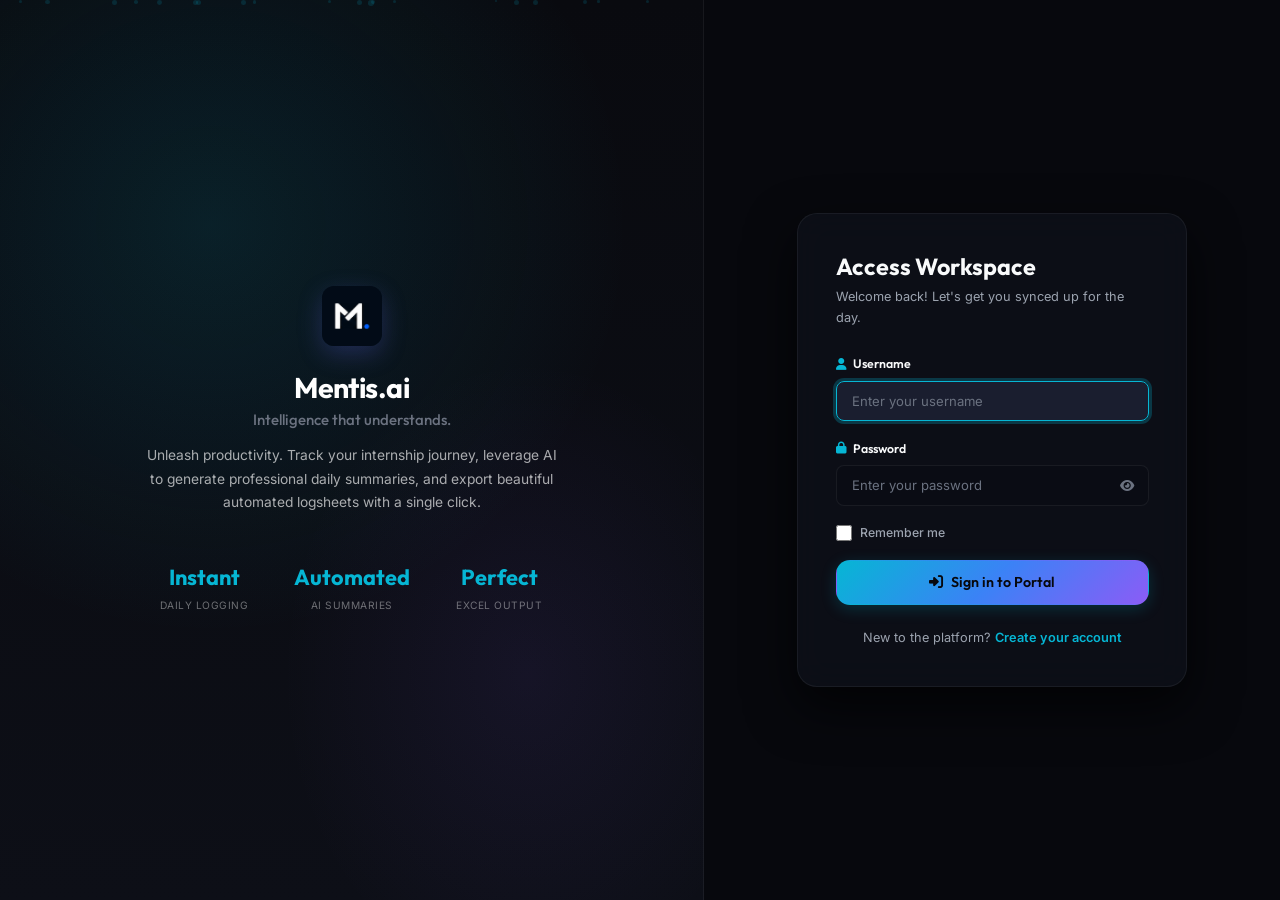
<file: templates/login.html>
<!DOCTYPE html>
<html lang="en">
<head>
    <script>
        document.documentElement.setAttribute('data-theme', localStorage.getItem('theme') || 'dark');
    </script>
    <meta charset="UTF-8">
    <meta name="viewport" content="width=device-width, initial-scale=1.0">
    <title>Login — Mentis.ai</title>
    <meta name="description" content="Sign in to your Mentis.ai Internship Timesheet Portal to log daily work hours and generate AI summaries.">
    <link rel="preconnect" href="https://fonts.googleapis.com">
    <link rel="preconnect" href="https://fonts.gstatic.com" crossorigin>
    <link href="https://fonts.googleapis.com/css2?family=Inter:wght@300;400;500;600&family=Outfit:wght@400;500;600;700&display=swap" rel="stylesheet">
    <link rel="stylesheet" href="https://cdnjs.cloudflare.com/ajax/libs/font-awesome/6.4.0/css/all.min.css">
    <link rel="stylesheet" href="/static/css/style.css">
</head>
<body>
    <div class="auth-page">

        <!-- Left: Brand Showcase -->
        <div class="auth-showcase">
            <div class="auth-particles" id="particles"></div>
            <div class="showcase-content">
                <div class="showcase-logo" style="background: transparent; box-shadow: none;">
                    <img src="/static/images/logo_dark_color.png" alt="Mentis.ai Logo" style="width: 100%; height: 100%; object-fit: contain; border-radius: 12px; box-shadow: 0 8px 24px rgba(99, 102, 241, 0.25);">
                </div>
                <h2>Mentis.ai</h2>
                <h4 style="color: var(--text-muted); margin-top: -0.5rem; margin-bottom: 1rem; font-weight: 500;">Intelligence that understands.</h4>
                <p>Unleash productivity. Track your internship journey, leverage AI to generate professional daily summaries, and export beautiful automated logsheets with a single click.</p>
                <div class="showcase-stats">
                    <div class="stat-item">
                        <div class="stat-value">Instant</div>
                        <div class="stat-label">Daily Logging</div>
                    </div>
                    <div class="stat-item">
                        <div class="stat-value">Automated</div>
                        <div class="stat-label">AI Summaries</div>
                    </div>
                    <div class="stat-item">
                        <div class="stat-value">Perfect</div>
                        <div class="stat-label">Excel Output</div>
                    </div>
                </div>
            </div>
        </div>

        <!-- Right: Login Form -->
        <div class="auth-form-panel">
            <div class="auth-form-container">
                <div class="auth-form-header">
                    <h2>Access Workspace</h2>
                    <p>Welcome back! Let's get you synced up for the day.</p>
                </div>

                <form id="login-form" class="auth-form" novalidate>
                    <div class="form-group">
                        <label class="form-label" for="login-username">
                            <i class="fa-solid fa-user"></i> Username
                        </label>
                        <input
                            type="text"
                            id="login-username"
                            class="form-input"
                            placeholder="Enter your username"
                            required
                            autocomplete="username"
                            autofocus
                        >
                    </div>

                    <div class="form-group">
                        <label class="form-label" for="login-password">
                            <i class="fa-solid fa-lock"></i> Password
                        </label>
                        <div class="input-wrapper">
                            <input
                                type="password"
                                id="login-password"
                                class="form-input"
                                placeholder="Enter your password"
                                required
                                autocomplete="current-password"
                            >
                            <button type="button" class="toggle-password" id="toggle-pw" aria-label="Toggle password visibility">
                                <i class="fa-solid fa-eye"></i>
                            </button>
                        </div>
                    </div>

                    <div class="checkbox-group">
                        <input type="checkbox" id="remember-me">
                        <label for="remember-me">Remember me</label>
                    </div>

                    <button type="submit" id="login-btn" class="btn btn-primary btn-block btn-lg">
                        <i class="fa-solid fa-right-to-bracket"></i> Sign in to Portal
                    </button>
                </form>

                <div class="auth-footer">
                    <p>New to the platform? <a href="/register">Create your account</a></p>
                </div>
            </div>
        </div>
    </div>

    <!-- Toast Notifications -->
    <div id="toast-container" class="toast-container"></div>

    <script>
    document.addEventListener('DOMContentLoaded', () => {
        const form = document.getElementById('login-form');
        const btn = document.getElementById('login-btn');
        const usernameInput = document.getElementById('login-username');
        const passwordInput = document.getElementById('login-password');
        const togglePw = document.getElementById('toggle-pw');

        // Toggle password visibility
        togglePw.addEventListener('click', () => {
            const isHidden = passwordInput.type === 'password';
            passwordInput.type = isHidden ? 'text' : 'password';
            togglePw.querySelector('i').className = isHidden ? 'fa-solid fa-eye-slash' : 'fa-solid fa-eye';
        });

        // Login submission
        form.addEventListener('submit', (e) => {
            e.preventDefault();

            const username = usernameInput.value.trim();
            const password = passwordInput.value;

            // Clear previous errors
            usernameInput.classList.remove('is-error');
            passwordInput.classList.remove('is-error');

            if (!username) {
                usernameInput.classList.add('is-error');
                showToast('Please enter your username.', 'warning');
                usernameInput.focus();
                return;
            }
            if (!password) {
                passwordInput.classList.add('is-error');
                showToast('Please enter your password.', 'warning');
                passwordInput.focus();
                return;
            }

            btn.disabled = true;
            btn.innerHTML = '<i class="fa-solid fa-spinner fa-spin"></i> Authenticating...';

            fetch('/api/login', {
                method: 'POST',
                headers: { 'Content-Type': 'application/json' },
                body: JSON.stringify({ username, password })
            })
            .then(res => {
                if (!res.ok) return res.json().then(d => { throw new Error(d.error || 'Login failed.'); });
                return res.json();
            })
            .then(data => {
                btn.innerHTML = '<i class="fa-solid fa-check"></i> Success!';
                btn.style.backgroundColor = 'var(--success)';
                btn.style.borderColor = 'var(--success)';
                showToast('Login successful! Redirecting...', 'success');
                setTimeout(() => {
                    window.location.href = data.user.role === 'admin' ? '/admin' : '/';
                }, 800);
            })
            .catch(err => {
                btn.disabled = false;
                btn.innerHTML = '<i class="fa-solid fa-right-to-bracket"></i> Sign in';
                btn.style.backgroundColor = '';
                btn.style.borderColor = '';
                passwordInput.classList.add('is-error');
                showToast(err.message, 'error');

                // Shake animation
                form.style.animation = 'none';
                form.offsetHeight; // trigger reflow
                form.style.animation = 'shake 0.4s ease';
            });
        });

        // Particle generation
        const particlesEl = document.getElementById('particles');
        if (particlesEl) {
            for (let i = 0; i < 20; i++) {
                const p = document.createElement('div');
                p.className = 'particle';
                p.style.left = Math.random() * 100 + '%';
                p.style.animationDuration = (8 + Math.random() * 12) + 's';
                p.style.animationDelay = (Math.random() * 10) + 's';
                p.style.width = p.style.height = (2 + Math.random() * 4) + 'px';
                particlesEl.appendChild(p);
            }
        }

        // Toast
        function showToast(message, type = 'info') {
            const container = document.getElementById('toast-container');
            const toast = document.createElement('div');
            toast.className = `toast toast-${type}`;

            const icons = {
                success: 'fa-circle-check',
                warning: 'fa-triangle-exclamation',
                error: 'fa-circle-xmark',
                info: 'fa-circle-info'
            };

            toast.innerHTML = `
                <i class="fa-solid ${icons[type] || icons.info} toast-icon"></i>
                <span class="toast-message">${message}</span>
            `;

            container.appendChild(toast);
            setTimeout(() => {
                toast.style.animation = 'slideOutRight 0.3s ease forwards';
                setTimeout(() => toast.remove(), 300);
            }, 4000);
        }
    });
    </script>

    <style>
    @keyframes shake {
        0%, 100% { transform: translateX(0); }
        20%, 60% { transform: translateX(-6px); }
        40%, 80% { transform: translateX(6px); }
    }
    </style>
</body>
</html>
</file>
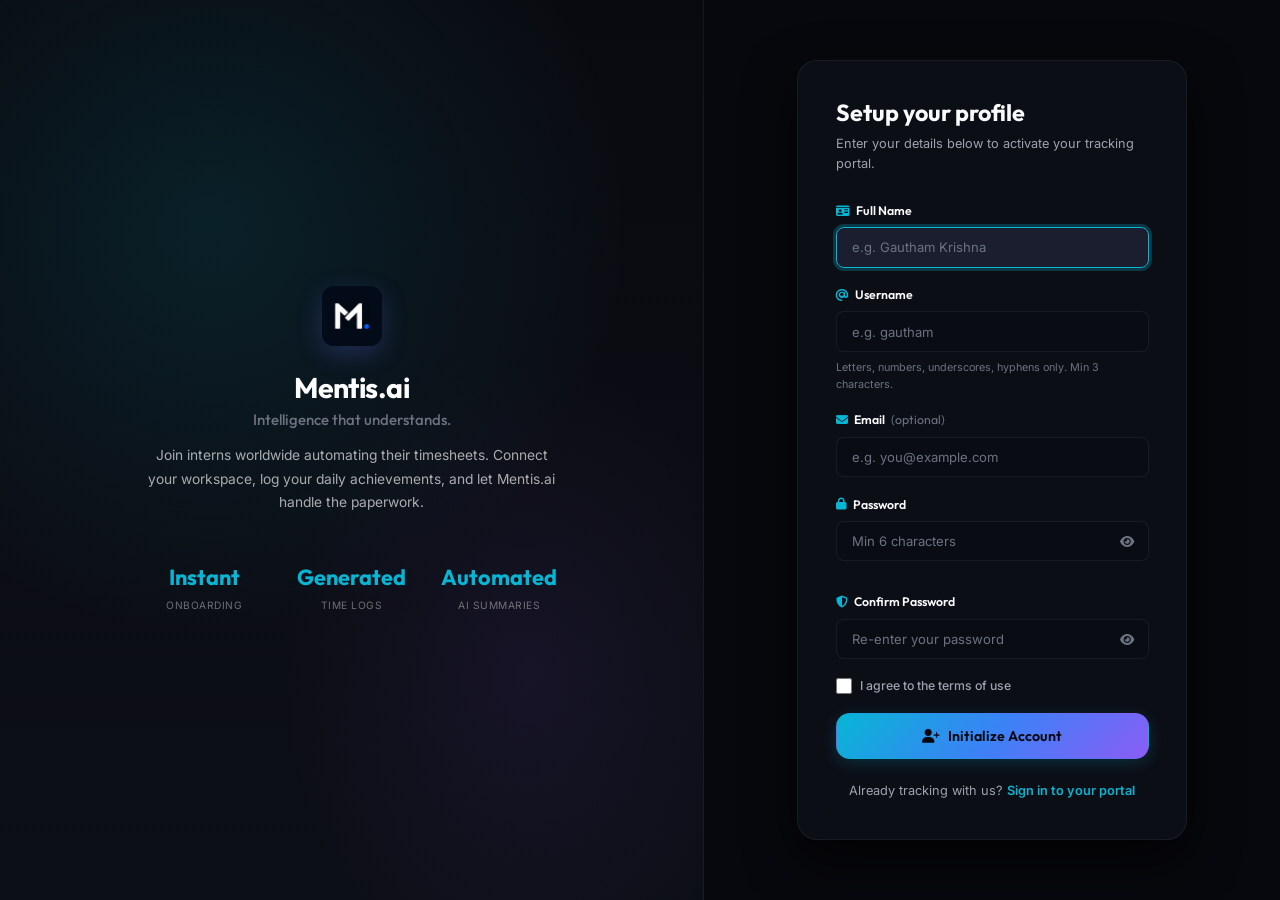
<file: templates/register.html>
<!DOCTYPE html>
<html lang="en">
<head>
    <script>
        document.documentElement.setAttribute('data-theme', localStorage.getItem('theme') || 'dark');
    </script>
    <meta charset="UTF-8">
    <meta name="viewport" content="width=device-width, initial-scale=1.0">
    <title>Register — Mentis.ai</title>
    <meta name="description" content="Create your Mentis.ai account to start tracking internship hours and syncing timesheets.">
    <link rel="preconnect" href="https://fonts.googleapis.com">
    <link rel="preconnect" href="https://fonts.gstatic.com" crossorigin>
    <link href="https://fonts.googleapis.com/css2?family=Inter:wght@300;400;500;600&family=Outfit:wght@400;500;600;700&display=swap" rel="stylesheet">
    <link rel="stylesheet" href="https://cdnjs.cloudflare.com/ajax/libs/font-awesome/6.4.0/css/all.min.css">
    <link rel="stylesheet" href="/static/css/style.css">
</head>
<body>
    <div class="auth-page">

        <!-- Left: Brand Showcase -->
        <div class="auth-showcase">
            <canvas class="auth-particles" id="particle-canvas"></canvas>
            <div class="showcase-content">
                <div class="showcase-logo" style="background: transparent; box-shadow: none;">
                    <img src="/static/images/logo_dark_color.png" alt="Mentis.ai Logo" style="width: 100%; height: 100%; object-fit: contain; border-radius: 12px; box-shadow: 0 8px 24px rgba(99, 102, 241, 0.25);">
                </div>
                <h2>Mentis.ai</h2>
                <h4 style="color: var(--text-muted); margin-top: -0.5rem; margin-bottom: 1rem; font-weight: 500;">Intelligence that understands.</h4>
                <p>Join interns worldwide automating their timesheets. Connect your workspace, log your daily achievements, and let Mentis.ai handle the paperwork.</p>
                <div class="showcase-stats">
                    <div class="stat-item">
                        <div class="stat-value">Instant</div>
                        <div class="stat-label">Onboarding</div>
                    </div>
                    <div class="stat-item">
                        <div class="stat-value">Generated</div>
                        <div class="stat-label">Time Logs</div>
                    </div>
                    <div class="stat-item">
                        <div class="stat-value">Automated</div>
                        <div class="stat-label">AI Summaries</div>
                    </div>
                </div>
            </div>
        </div>

        <!-- Right: Registration Form -->
        <div class="auth-form-panel">
            <div class="auth-form-container">
                <div class="auth-form-header">
                    <h2>Setup your profile</h2>
                    <p>Enter your details below to activate your tracking portal.</p>
                </div>

                <form id="register-form" class="auth-form" novalidate>
                    <div class="form-group">
                        <label class="form-label" for="reg-fullname">
                            <i class="fa-solid fa-id-card"></i> Full Name
                        </label>
                        <input
                            type="text"
                            id="reg-fullname"
                            class="form-input"
                            placeholder="e.g. Gautham Krishna"
                            required
                            autofocus
                        >
                    </div>

                    <div class="form-group">
                        <label class="form-label" for="reg-username">
                            <i class="fa-solid fa-at"></i> Username
                        </label>
                        <input
                            type="text"
                            id="reg-username"
                            class="form-input"
                            placeholder="e.g. gautham"
                            required
                            autocomplete="username"
                        >
                        <span class="form-hint" id="username-feedback">Letters, numbers, underscores, hyphens only. Min 3 characters.</span>
                    </div>

                    <div class="form-group">
                        <label class="form-label" for="reg-email">
                            <i class="fa-solid fa-envelope"></i> Email <span style="color: var(--text-muted); font-weight: 400;">(optional)</span>
                        </label>
                        <input
                            type="email"
                            id="reg-email"
                            class="form-input"
                            placeholder="e.g. you@example.com"
                            autocomplete="email"
                        >
                    </div>

                    <div class="form-group">
                        <label class="form-label" for="reg-password">
                            <i class="fa-solid fa-lock"></i> Password
                        </label>
                        <div class="input-wrapper">
                            <input
                                type="password"
                                id="reg-password"
                                class="form-input"
                                placeholder="Min 6 characters"
                                required
                                autocomplete="new-password"
                            >
                            <button type="button" class="toggle-password" id="toggle-pw1" aria-label="Toggle password visibility">
                                <i class="fa-solid fa-eye"></i>
                            </button>
                        </div>
                        <div class="password-strength" id="pw-strength">
                            <div class="strength-bar" id="str-1"></div>
                            <div class="strength-bar" id="str-2"></div>
                            <div class="strength-bar" id="str-3"></div>
                            <div class="strength-bar" id="str-4"></div>
                        </div>
                        <span class="strength-label" id="pw-label"></span>
                    </div>

                    <div class="form-group">
                        <label class="form-label" for="reg-confirm">
                            <i class="fa-solid fa-shield-halved"></i> Confirm Password
                        </label>
                        <div class="input-wrapper">
                            <input
                                type="password"
                                id="reg-confirm"
                                class="form-input"
                                placeholder="Re-enter your password"
                                required
                                autocomplete="new-password"
                            >
                            <button type="button" class="toggle-password" id="toggle-pw2" aria-label="Toggle password visibility">
                                <i class="fa-solid fa-eye"></i>
                            </button>
                        </div>
                        <span class="form-error hidden" id="confirm-error">
                            <i class="fa-solid fa-circle-xmark"></i> Passwords do not match
                        </span>
                    </div>

                    <div class="checkbox-group">
                        <input type="checkbox" id="terms" required>
                        <label for="terms">I agree to the terms of use</label>
                    </div>

                    <button type="submit" id="register-btn" class="btn btn-primary btn-block btn-lg">
                        <i class="fa-solid fa-user-plus"></i> Initialize Account
                    </button>
                </form>

                <div class="auth-footer">
                    <p>Already tracking with us? <a href="/login">Sign in to your portal</a></p>
                </div>
            </div>
        </div>
    </div>

    <!-- Toast Notifications -->
    <div id="toast-container" class="toast-container"></div>

    <script>
    document.addEventListener('DOMContentLoaded', () => {
        const form = document.getElementById('register-form');
        const btn = document.getElementById('register-btn');
        const fullnameInput = document.getElementById('reg-fullname');
        const usernameInput = document.getElementById('reg-username');
        const emailInput = document.getElementById('reg-email');
        const passwordInput = document.getElementById('reg-password');
        const confirmInput = document.getElementById('reg-confirm');
        const termsCheckbox = document.getElementById('terms');

        // Toggle password visibility
        document.getElementById('toggle-pw1').addEventListener('click', () => {
            const hidden = passwordInput.type === 'password';
            passwordInput.type = hidden ? 'text' : 'password';
            document.getElementById('toggle-pw1').querySelector('i').className = hidden ? 'fa-solid fa-eye-slash' : 'fa-solid fa-eye';
        });
        document.getElementById('toggle-pw2').addEventListener('click', () => {
            const hidden = confirmInput.type === 'password';
            confirmInput.type = hidden ? 'text' : 'password';
            document.getElementById('toggle-pw2').querySelector('i').className = hidden ? 'fa-solid fa-eye-slash' : 'fa-solid fa-eye';
        });

        // Username availability check (debounced)
        let usernameTimer = null;
        usernameInput.addEventListener('input', () => {
            clearTimeout(usernameTimer);
            const val = usernameInput.value.trim();
            const feedback = document.getElementById('username-feedback');

            usernameInput.classList.remove('is-error', 'is-success');
            feedback.className = 'form-hint';

            if (val.length < 3) {
                feedback.textContent = 'Min 3 characters required.';
                return;
            }
            if (!/^[a-zA-Z0-9_-]+$/.test(val)) {
                feedback.textContent = 'Only letters, numbers, underscores, hyphens.';
                usernameInput.classList.add('is-error');
                return;
            }

            feedback.textContent = 'Checking availability...';

            usernameTimer = setTimeout(() => {
                fetch('/api/check-username', {
                    method: 'POST',
                    headers: { 'Content-Type': 'application/json' },
                    body: JSON.stringify({ username: val })
                })
                .then(r => r.json())
                .then(data => {
                    if (data.available) {
                        feedback.textContent = '✓ Username is available';
                        feedback.className = 'form-hint';
                        feedback.style.color = 'var(--success)';
                        usernameInput.classList.add('is-success');
                    } else {
                        feedback.textContent = '✗ ' + data.reason;
                        feedback.style.color = 'var(--error)';
                        usernameInput.classList.add('is-error');
                    }
                })
                .catch(() => {
                    feedback.textContent = 'Could not check availability.';
                    feedback.style.color = 'var(--warning)';
                });
            }, 400);
        });

        // Password strength meter
        passwordInput.addEventListener('input', () => {
            const val = passwordInput.value;
            const bars = [
                document.getElementById('str-1'),
                document.getElementById('str-2'),
                document.getElementById('str-3'),
                document.getElementById('str-4')
            ];
            const label = document.getElementById('pw-label');

            let score = 0;
            if (val.length >= 6) score++;
            if (val.length >= 8) score++;
            if (/[A-Z]/.test(val) && /[a-z]/.test(val)) score++;
            if (/[0-9]/.test(val) || /[^a-zA-Z0-9]/.test(val)) score++;

            const levels = ['', 'weak', 'fair', 'good', 'strong'];
            const labels = ['', 'Weak', 'Fair', 'Good', 'Strong'];

            bars.forEach((bar, i) => {
                bar.className = 'strength-bar';
                if (i < score) {
                    bar.classList.add('active', levels[score]);
                }
            });

            label.textContent = val.length > 0 ? labels[score] || '' : '';
        });

        // Confirm password match
        confirmInput.addEventListener('input', () => {
            const errEl = document.getElementById('confirm-error');
            if (confirmInput.value && confirmInput.value !== passwordInput.value) {
                errEl.classList.remove('hidden');
                confirmInput.classList.add('is-error');
            } else {
                errEl.classList.add('hidden');
                confirmInput.classList.remove('is-error');
            }
        });

        // Form submission
        form.addEventListener('submit', (e) => {
            e.preventDefault();

            const full_name = fullnameInput.value.trim();
            const username = usernameInput.value.trim();
            const email = emailInput.value.trim();
            const password = passwordInput.value;
            const confirm_password = confirmInput.value;

            // Validation
            if (!full_name) { showToast('Please enter your full name.', 'warning'); fullnameInput.focus(); return; }
            if (username.length < 3) { showToast('Username must be at least 3 characters.', 'warning'); usernameInput.focus(); return; }
            if (password.length < 6) { showToast('Password must be at least 6 characters.', 'warning'); passwordInput.focus(); return; }
            if (password !== confirm_password) { showToast('Passwords do not match.', 'warning'); confirmInput.focus(); return; }
            if (!termsCheckbox.checked) { showToast('Please agree to the terms of use.', 'warning'); return; }

            btn.disabled = true;
            btn.innerHTML = '<i class="fa-solid fa-spinner fa-spin"></i> Creating account...';

            fetch('/api/register', {
                method: 'POST',
                headers: { 'Content-Type': 'application/json' },
                body: JSON.stringify({ full_name, username, email, password, confirm_password })
            })
            .then(res => {
                if (!res.ok) return res.json().then(d => { throw new Error(d.error || 'Registration failed.'); });
                return res.json();
            })
            .then(data => {
                btn.innerHTML = '<i class="fa-solid fa-check"></i> Account Created!';
                btn.style.backgroundColor = 'var(--success)';
                btn.style.borderColor = 'var(--success)';
                showToast('Registration successful! Redirecting to login...', 'success');
                setTimeout(() => { window.location.href = '/login'; }, 1500);
            })
            .catch(err => {
                btn.disabled = false;
                btn.innerHTML = '<i class="fa-solid fa-user-plus"></i> Create Account';
                btn.style.backgroundColor = '';
                btn.style.borderColor = '';
                showToast(err.message, 'error');
            });
        });


        // Toast
        function showToast(message, type = 'info') {
            const container = document.getElementById('toast-container');
            const toast = document.createElement('div');
            toast.className = `toast toast-${type}`;
            const icons = { success: 'fa-circle-check', warning: 'fa-triangle-exclamation', error: 'fa-circle-xmark', info: 'fa-circle-info' };
            toast.innerHTML = `<i class="fa-solid ${icons[type] || icons.info} toast-icon"></i><span class="toast-message">${message}</span>`;
            container.appendChild(toast);
            setTimeout(() => {
                toast.style.animation = 'slideOutRight 0.3s ease forwards';
                setTimeout(() => toast.remove(), 300);
            }, 4000);
        }
    });
    </script>
    <script src="/static/js/auth_particles.js"></script>
</body>
</html>
</file>
<file: static/css/style.css>
/* ═══════════════════════════════════════════════════════════
   LOGISYNC NEO-GLASS DESIGN SYSTEM — PREMIUM DARK SPACE THEME
   ═══════════════════════════════════════════════════════════ */
:root {
    /* Base background tints — rich deep space */
    --bg-base: #07080d;
    --bg-app: #07080d;
    --bg-sidebar: linear-gradient(180deg, #090a0f 0%, #0d0f17 100%);
    --bg-surface: rgba(18, 20, 32, 0.7);
    --bg-card: rgba(18, 20, 32, 0.55);
    --bg-elevated: rgba(30, 33, 52, 0.85);
    --bg-input: rgba(11, 12, 20, 0.6);
    --bg-hover: rgba(6, 182, 212, 0.05);
    
    /* Neo Cyberspace Accents - Cyan & Purple Glows */
    --accent: #06B6D4;          /* Cyber Cyan */
    --accent-bright: #22D3EE;
    --accent-dim: #0891B2;
    --accent-bg: rgba(6, 182, 212, 0.1);
    --accent-glow: rgba(6, 182, 212, 0.25);
    --accent-gradient: linear-gradient(135deg, #06B6D4 0%, #3B82F6 50%, #8B5CF6 100%);
    --accent-gradient-glow: 0 0 20px rgba(6, 182, 212, 0.3);

    /* Secondary Gradient for elements */
    --purple-gradient: linear-gradient(135deg, #8B5CF6 0%, #D946EF 100%);

    /* Status colors */
    --success: #10B981;
    --success-bg: rgba(16, 185, 129, 0.1);
    --warning: #F59E0B;
    --warning-bg: rgba(245, 158, 11, 0.1);
    --error: #EF4444;
    --error-bg: rgba(239, 68, 68, 0.1);

    /* Text */
    --text-primary: #F9FAFB;     /* Gray 50 */
    --text-secondary: #9CA3AF;   /* Gray 400 */
    --text-muted: #6B7280;       /* Gray 500 */
    --text-on-accent: #07080d;

    /* Sidebar colors */
    --sb-text: rgba(249, 249, 255, 0.65);
    --sb-text-active: #ffffff;
    --sb-hover: rgba(255, 255, 255, 0.03);
    --sb-active: rgba(6, 182, 212, 0.08);

    /* Borders */
    --border: rgba(255, 255, 255, 0.06);
    --border-hover: rgba(6, 182, 212, 0.2);
    --border-accent: rgba(6, 182, 212, 0.4);

    /* Typography */
    --font-heading: 'Outfit', -apple-system, BlinkMacSystemFont, sans-serif;
    --font-body: 'Inter', -apple-system, BlinkMacSystemFont, sans-serif;

    /* Premium Shadows and Glows */
    --shadow-sm: 0 2px 8px rgba(0, 0, 0, 0.4);
    --shadow-md: 0 12px 30px rgba(0, 0, 0, 0.5);
    --shadow-lg: 0 20px 50px rgba(0, 0, 0, 0.7);
    --shadow-xl: 0 32px 80px rgba(0, 0, 0, 0.85);
    --shadow-accent: 0 0 15px rgba(6, 182, 212, 0.25);

    /* Radii */
    --radius-sm: 8px;
    --radius-md: 14px;
    --radius-lg: 20px;
    --radius-xl: 28px;
    --radius-full: 9999px;

    /* Transitions */
    --ease-out: cubic-bezier(0.16, 1, 0.3, 1);
    --ease-spring: cubic-bezier(0.34, 1.56, 0.64, 1);
    --t-fast: 0.18s;
    --t-normal: 0.3s;
    --t-slow: 0.5s;

    --sidebar-width: 260px;
    --sidebar-collapsed-width: 72px;
    --header-height: 70px;
    
    /* Ambient Glow background blobs opacity */
    --glow-opacity: 0.08;
    --header-bg: rgba(7, 8, 13, 0.75);
}

/* Light Theme Mode override with gorgeous vibrant pastel colors */
[data-theme="light"] {
    --bg-base: #f4f6fa;
    --bg-app: #f4f6fa;
    --bg-sidebar: linear-gradient(180deg, #1e1b4b 0%, #0f172a 100%);
    --bg-surface: rgba(255, 255, 255, 0.75);
    --bg-card: rgba(255, 255, 255, 0.7);
    --bg-elevated: #ffffff;
    --bg-input: #ffffff;
    --bg-hover: rgba(79, 70, 229, 0.05);

    --accent: #4F46E5;
    --accent-bright: #3730A3;
    --accent-dim: #6366F1;
    --accent-bg: rgba(79, 70, 229, 0.08);
    --accent-glow: rgba(79, 70, 229, 0.15);
    --accent-gradient: linear-gradient(135deg, #4F46E5 0%, #7C3AED 50%, #EC4899 100%);

    --success: #10B981;
    --success-bg: rgba(16, 185, 129, 0.08);
    --warning: #F59E0B;
    --warning-bg: rgba(245, 158, 11, 0.08);
    --error: #EF4444;
    --error-bg: rgba(239, 68, 68, 0.08);

    --text-primary: #0F172A;
    --text-secondary: #475569;
    --text-muted: #94A3B8;
    --text-on-accent: #FFFFFF;

    --border: rgba(79, 70, 229, 0.08);
    --border-hover: rgba(79, 70, 229, 0.18);
    --border-accent: rgba(79, 70, 229, 0.35);

    --shadow-sm: 0 2px 8px rgba(79, 70, 229, 0.03);
    --shadow-md: 0 12px 30px rgba(79, 70, 229, 0.05);
    --shadow-lg: 0 20px 48px rgba(79, 70, 229, 0.08);
    --shadow-xl: 0 32px 80px rgba(79, 70, 229, 0.12);
    --shadow-accent: 0 4px 14px rgba(79, 70, 229, 0.2);

    --glow-opacity: 0.04;
    --header-bg: rgba(244, 246, 250, 0.8);
    --sidebar-collapsed-width: 72px;
}

/* Light Theme KPI Card Overrides (Beautiful Gradients) */
[data-theme="light"] .kpi-card {
    background: #ffffff;
    box-shadow: 0 4px 14px rgba(0,0,0,0.03);
}

[data-theme="light"] .kpi-card:nth-child(1) {
    background: linear-gradient(135deg, rgba(99, 102, 241, 0.05) 0%, rgba(255, 255, 255, 1) 100%);
    border-color: rgba(99, 102, 241, 0.15);
}
[data-theme="light"] .kpi-card:nth-child(1) .kpi-value { color: #4F46E5; }
[data-theme="light"] .kpi-card:nth-child(1) .kpi-label i { color: #4F46E5; }

[data-theme="light"] .kpi-card:nth-child(2) {
    background: linear-gradient(135deg, rgba(16, 185, 129, 0.05) 0%, rgba(255, 255, 255, 1) 100%);
    border-color: rgba(16, 185, 129, 0.15);
}
[data-theme="light"] .kpi-card:nth-child(2) .kpi-value { color: #059669; }
[data-theme="light"] .kpi-card:nth-child(2) .kpi-label i { color: #059669; }

[data-theme="light"] .kpi-card:nth-child(3) {
    background: linear-gradient(135deg, rgba(245, 158, 11, 0.05) 0%, rgba(255, 255, 255, 1) 100%);
    border-color: rgba(245, 158, 11, 0.15);
}
[data-theme="light"] .kpi-card:nth-child(3) .kpi-value { color: #d97706; }
[data-theme="light"] .kpi-card:nth-child(3) .kpi-label i { color: #d97706; }

[data-theme="light"] .kpi-card:nth-child(4) {
    background: linear-gradient(135deg, rgba(236, 72, 153, 0.05) 0%, rgba(255, 255, 255, 1) 100%);
    border-color: rgba(236, 72, 153, 0.15);
}
[data-theme="light"] .kpi-card:nth-child(4) .kpi-value { color: #db2777; }
[data-theme="light"] .kpi-card:nth-child(4) .kpi-label i { color: #db2777; }

/* ─── Reset ─── */
*, *::before, *::after { margin: 0; padding: 0; box-sizing: border-box; }

html {
    font-size: 15px;
    scroll-behavior: smooth;
}

body {
    background-color: var(--bg-app);
    color: var(--text-primary);
    font-family: var(--font-body);
    line-height: 1.6;
    -webkit-font-smoothing: antialiased;
    -moz-osx-font-smoothing: grayscale;
    overflow-x: hidden;
    min-height: 100vh;
    transition: background-color var(--t-normal) ease, color var(--t-normal) ease;
    position: relative;
}

/* Beautiful dynamic background glowing mesh circles */
body::before, body::after {
    content: '';
    position: fixed;
    width: 600px;
    height: 600px;
    border-radius: 50%;
    filter: blur(140px);
    z-index: -1;
    opacity: var(--glow-opacity);
    pointer-events: none;
    transition: opacity var(--t-normal) ease;
}

body::before {
    background: radial-gradient(circle, var(--accent) 0%, transparent 70%);
    top: -10%;
    left: -10%;
    animation: drift-slow 25s infinite alternate ease-in-out;
}

body::after {
    background: radial-gradient(circle, #8b5cf6 0%, transparent 70%);
    bottom: -10%;
    right: -10%;
    animation: drift-slower 30s infinite alternate ease-in-out;
}

@keyframes drift-slow {
    0% { transform: translate(0, 0) scale(1); }
    100% { transform: translate(100px, 80px) scale(1.2); }
}

@keyframes drift-slower {
    0% { transform: translate(0, 0) scale(1.2); }
    100% { transform: translate(-120px, -60px) scale(0.9); }
}

::selection { background-color: var(--accent-bg); color: var(--accent-bright); }

:focus-visible {
    outline: 2px solid var(--accent);
    outline-offset: 2px;
    border-radius: var(--radius-sm);
}

a { color: var(--accent); text-decoration: none; transition: color var(--t-fast) ease; }
a:hover { color: var(--accent-bright); }

h1, h2, h3, h4 {
    font-family: var(--font-heading);
    font-weight: 600;
    color: var(--text-primary);
    line-height: 1.3;
}

.hidden { display: none !important; }

/* Scrollbars */
::-webkit-scrollbar {
    width: 6px;
    height: 6px;
}
::-webkit-scrollbar-track {
    background: transparent;
}
::-webkit-scrollbar-thumb {
    background: var(--border);
    border-radius: var(--radius-full);
}
::-webkit-scrollbar-thumb:hover {
    background: var(--border-hover);
}


/* ═══════════════════════════════════════════════════════════
   APP SHELL LAYOUT
   ═══════════════════════════════════════════════════════════ */

.app-shell { display: flex; min-height: 100vh; }

/* ─── Sidebar ─── */
.sidebar {
    width: var(--sidebar-width);
    height: 100vh;
    position: fixed;
    top: 0; left: 0;
    z-index: 40;
    background: var(--bg-sidebar);
    border-right: 1px solid var(--border);
    display: flex;
    flex-direction: column;
    transition: width var(--t-slow) var(--ease-out), transform var(--t-slow) var(--ease-out);
}

/* ── Collapsed state ── */
.sidebar.collapsed { width: var(--sidebar-collapsed-width); }
.sidebar.collapsed .sidebar-header { padding: 1.25rem 0.5rem; justify-content: center; }
.sidebar.collapsed .sidebar-logo { display: flex; width: 32px; height: 32px; }
.sidebar.collapsed .sidebar-brand { opacity: 0; width: 0; overflow: hidden; pointer-events: none; display: none; }
.sidebar.collapsed .sidebar-nav { padding: 0.75rem 0.5rem; align-items: center; }
.sidebar.collapsed .nav-section-label { opacity: 0; height: 0; padding: 0; overflow: hidden; pointer-events: none; }
.sidebar.collapsed .nav-item { justify-content: center; padding: 0.65rem; width: 44px; height: 44px; border-radius: var(--radius-md); overflow: hidden; }
.sidebar.collapsed .nav-item span { opacity: 0; width: 0; position: absolute; pointer-events: none; }
.sidebar.collapsed .nav-item.active::before { top: 0; bottom: 0; }
.sidebar.collapsed .sidebar-footer { padding: 0.75rem 0.5rem; }
.sidebar.collapsed .sidebar-user { justify-content: center; padding: 0.4rem; }
.sidebar.collapsed .user-info { opacity: 0; width: 0; overflow: hidden; pointer-events: none; }

/* ── Toggle button (semi-circle on the side) ── */
.sidebar-toggle-wrapper {
    position: absolute;
    right: -16px;
    top: 50%;
    transform: translateY(-50%);
    width: 16px;
    height: 48px;
    z-index: 50;
    padding: 0;
}
.sidebar-toggle-btn {
    width: 100%;
    height: 100%;
    background: var(--bg-surface) !important;
    color: var(--text-primary) !important;
    border: 1px solid var(--border) !important;
    border-left: none !important;
    border-radius: 0 24px 24px 0 !important;
    padding: 0;
    display: flex;
    align-items: center;
    justify-content: center;
    box-shadow: 2px 0 8px rgba(0,0,0,0.2) !important;
    cursor: pointer;
    transition: all var(--t-fast) var(--ease-out);
    backdrop-filter: blur(8px);
    -webkit-backdrop-filter: blur(8px);
}
.sidebar-toggle-btn:hover {
    background: var(--bg-hover) !important;
    color: var(--accent) !important;
    border-color: var(--border-hover) !important;
}
.sidebar-toggle-btn .toggle-icon {
    transition: transform var(--t-normal) var(--ease-out);
    font-size: 0.75rem;
}
.sidebar.collapsed .sidebar-toggle-btn .toggle-icon {
    transform: rotate(180deg);
}

/* ── Collapsed tooltips ── */
.sidebar.collapsed .nav-item[data-tooltip]::after {
    content: attr(data-tooltip);
    position: absolute; left: calc(100% + 12px); top: 50%;
    transform: translateY(-50%) scale(0.9);
    background: #1e1b4b; color: #fff;
    padding: 0.35rem 0.7rem; border-radius: 6px;
    font-size: 0.75rem; font-weight: 600;
    white-space: nowrap; pointer-events: none;
    opacity: 0; z-index: 99;
    box-shadow: 0 4px 12px rgba(0, 0, 0, 0.3);
    transition: opacity 0.15s ease, transform 0.15s var(--ease-spring);
}
.sidebar.collapsed .nav-item[data-tooltip]:hover::after { opacity: 1; transform: translateY(-50%) scale(1); }

.sidebar-header {
    padding: 1.75rem 1.5rem;
    display: flex;
    align-items: center;
    gap: 0.85rem;
    border-bottom: 1px solid var(--border);
}

.sidebar-logo {
    width: 36px; height: 36px;
    border-radius: var(--radius-md);
    background: var(--accent-gradient);
    display: flex; align-items: center; justify-content: center;
    flex-shrink: 0;
    box-shadow: var(--accent-gradient-glow);
}

.sidebar-brand h1 {
    font-size: 1.25rem; font-weight: 700; letter-spacing: 0.2px; color: #ffffff;
}

.sidebar-brand span {
    font-size: 0.65rem; color: rgba(255, 255, 255, 0.4);
    text-transform: uppercase; letter-spacing: 1.8px; display: block; margin-top: 1px;
}

.sidebar-brand {
    overflow: hidden; white-space: nowrap;
    transition: opacity var(--t-normal) ease, width var(--t-normal) ease;
}

.sidebar-nav {
    flex: 1; padding: 1.25rem 0.75rem;
    overflow-y: auto; overflow-x: hidden; display: flex;
    flex-direction: column; gap: 4px;
    scrollbar-width: none; /* Firefox */
}
.sidebar-nav::-webkit-scrollbar { 
    display: none; /* Chrome, Safari, Edge */
}

.nav-section-label {
    padding: 0.75rem 0.85rem 0.35rem;
    font-size: 0.65rem; font-weight: 700;
    text-transform: uppercase; letter-spacing: 1.5px;
    color: rgba(255, 255, 255, 0.3);
}

.nav-item {
    display: flex; align-items: center; gap: 0.85rem;
    padding: 0.75rem 0.85rem; border-radius: var(--radius-md);
    color: var(--sb-text); font-size: 0.875rem; font-weight: 500;
    cursor: pointer; transition: all var(--t-fast) var(--ease-out);
    border: none; background: none; width: 100%; text-align: left;
    text-decoration: none; position: relative;
}

.nav-item i { width: 18px; text-align: center; font-size: 0.95rem; flex-shrink: 0; }

.nav-item span {
    white-space: nowrap; overflow: hidden;
    transition: opacity var(--t-normal) ease, width var(--t-normal) ease;
}

.nav-item:hover {
    background: var(--sb-hover);
    color: var(--sb-text-active);
    transform: translateX(4px);
}

.nav-item.active {
    background: var(--sb-active);
    color: var(--sb-text-active);
    font-weight: 600;
    border-left: 3px solid var(--accent);
    box-shadow: inset 1px 0 0 rgba(255, 255, 255, 0.05);
}

.nav-item.active i { color: var(--accent); }

.sidebar-footer {
    padding: 1rem;
    border-top: 1px solid var(--border);
}

.sidebar-user {
    display: flex; align-items: center; gap: 0.75rem;
    padding: 0.65rem; border-radius: var(--radius-md);
    transition: background var(--t-fast) ease;
}

.sidebar-user:hover { background: var(--sb-hover); }

.user-avatar {
    width: 36px; height: 36px;
    border-radius: var(--radius-full);
    background: var(--accent-gradient);
    display: flex; align-items: center; justify-content: center;
    font-weight: 700; font-size: 0.8rem; color: var(--text-on-accent);
    flex-shrink: 0; font-family: var(--font-heading);
    box-shadow: 0 0 10px rgba(6, 182, 212, 0.2);
}

.user-info .user-name { font-size: 0.85rem; font-weight: 600; color: #ffffff; }
.user-info .user-role { font-size: 0.7rem; color: rgba(255, 255, 255, 0.4); text-transform: capitalize; }
.user-info { overflow: hidden; white-space: nowrap; transition: opacity var(--t-normal) ease, width var(--t-normal) ease; }


/* ─── Main Content ─── */
.main-area {
    flex: 1;
    margin-left: var(--sidebar-width);
    display: flex; flex-direction: column;
    min-height: 100vh;
    transition: margin-left var(--t-slow) var(--ease-out);
}

.sidebar.collapsed ~ .sidebar-overlay + .main-area,
.sidebar.collapsed ~ .main-area {
    margin-left: var(--sidebar-collapsed-width);
}

/* ─── Top Header ─── */
.top-header {
    height: var(--header-height);
    padding: 0 2rem;
    display: flex; align-items: center; justify-content: space-between;
    border-bottom: 1px solid var(--border);
    background: var(--header-bg);
    backdrop-filter: blur(16px);
    -webkit-backdrop-filter: blur(16px);
    position: sticky; top: 0; z-index: 30;
    transition: background-color var(--t-normal) ease, border-color var(--t-normal) ease;
}

.header-greeting {
    font-family: var(--font-heading);
    font-size: 1.15rem; font-weight: 600;
    color: var(--text-primary);
}

.header-date { font-size: 0.75rem; color: var(--text-secondary); margin-top: 2px; display: block; }

.header-right { display: flex; align-items: center; gap: 1rem; }

.header-badge {
    display: inline-flex; align-items: center; gap: 0.45rem;
    padding: 0.35rem 0.8rem;
    background: var(--success-bg);
    border: 1px solid rgba(16, 185, 129, 0.15);
    border-radius: var(--radius-full);
    font-size: 0.72rem; color: var(--success); font-weight: 600;
}

.header-badge .dot {
    width: 6px; height: 6px; border-radius: 50%;
    background: var(--success);
    box-shadow: 0 0 8px var(--success);
    animation: pulse-dot 2s infinite;
}

.page-content { flex: 1; padding: 2rem 2.5rem 3rem; }


/* ═══════════════════════════════════════════════════════════
   BUTTONS (Neo-Gradients & Glow Shadows)
   ═══════════════════════════════════════════════════════════ */

.btn {
    display: inline-flex; align-items: center; justify-content: center;
    gap: 0.55rem; font-family: var(--font-heading);
    font-weight: 600; font-size: 0.85rem;
    padding: 0.7rem 1.4rem; border: 1px solid transparent;
    border-radius: var(--radius-sm); cursor: pointer;
    transition: all var(--t-normal) var(--ease-out);
    text-decoration: none; white-space: nowrap;
}

.btn:active { transform: scale(0.97); }
.btn:disabled { opacity: 0.5; cursor: not-allowed; transform: none; }
.btn-block { width: 100%; }

.btn-primary {
    background: var(--accent-gradient); color: var(--text-on-accent);
    box-shadow: 0 4px 16px rgba(6, 182, 212, 0.2);
}

.btn-primary:hover:not(:disabled) {
    box-shadow: 0 6px 22px rgba(6, 182, 212, 0.35);
    transform: translateY(-1px);
    filter: brightness(1.08);
}

.btn-success {
    background: linear-gradient(135deg, #10B981 0%, #059669 100%);
    color: #ffffff;
    box-shadow: 0 4px 14px rgba(16, 185, 129, 0.25);
}
.btn-success:hover:not(:disabled) {
    box-shadow: 0 6px 20px rgba(16, 185, 129, 0.35);
    transform: translateY(-1px);
}

.btn-danger {
    background: transparent; color: var(--error); border: 1px solid rgba(239, 68, 68, 0.3);
}
.btn-danger:hover:not(:disabled) {
    background: var(--error); color: white; border-color: var(--error);
    box-shadow: 0 4px 14px rgba(239, 68, 68, 0.2);
}

.btn-ghost {
    background: rgba(255, 255, 255, 0.03); color: var(--text-secondary); border: 1px solid var(--border);
}
.btn-ghost:hover:not(:disabled) {
    background: rgba(255, 255, 255, 0.06); color: var(--text-primary);
}

.btn-outline {
    background: transparent; color: var(--text-primary); border: 1px solid var(--border-accent);
}
.btn-outline:hover:not(:disabled) {
    background: var(--accent-bg); color: var(--accent-bright); border-color: var(--accent);
    box-shadow: 0 0 10px var(--accent-glow);
}
}
.btn-ghost:hover:not(:disabled) {
    background: var(--accent-bg); color: var(--accent-bright); border-color: var(--border-hover);
}

.btn-outline {
    background: transparent; color: var(--accent); border: 1px solid var(--accent);
}
.btn-outline:hover:not(:disabled) {
    background: var(--accent-bg);
}

.btn-sm { padding: 0.45rem 0.9rem; font-size: 0.78rem; }
.btn-lg { padding: 0.85rem 1.75rem; font-size: 0.95rem; border-radius: var(--radius-md); }
.btn-icon { width: 36px; height: 36px; padding: 0; }

/* Theme Toggle Button */
.theme-toggle-btn {
    width: 36px;
    height: 36px;
    border-radius: var(--radius-md);
    background: var(--bg-surface);
    border: 1px solid var(--border);
    color: var(--text-primary);
    display: flex;
    align-items: center;
    justify-content: center;
    font-size: 1.1rem;
    cursor: pointer;
    transition: all var(--t-fast) ease;
    box-shadow: var(--shadow-sm);
}

.theme-toggle-btn:hover {
    background: var(--bg-hover);
    border-color: var(--border-hover);
    transform: scale(1.05);
}

.theme-toggle-btn i {
    transition: transform 0.4s cubic-bezier(0.34, 1.56, 0.64, 1);
}

.theme-toggle-btn:hover i {
    transform: rotate(15deg);
}


/* ═══════════════════════════════════════════════════════════
   FORM ELEMENTS
   ═══════════════════════════════════════════════════════════ */

.form-group { display: flex; flex-direction: column; gap: 0.45rem; }

.form-label {
    font-family: var(--font-heading); font-size: 0.82rem;
    font-weight: 600; color: var(--text-primary);
    display: flex; align-items: center; gap: 0.4rem;
}

.form-label i { color: var(--accent); font-size: 0.8rem; }

.form-input, .form-select, .form-textarea {
    width: 100%;
    background: var(--bg-input);
    border: 1px solid var(--border);
    border-radius: var(--radius-sm);
    color: var(--text-primary);
    padding: 0.75rem 1rem;
    font-family: var(--font-body); font-size: 0.875rem;
    outline: none;
    transition: border-color var(--t-fast) ease, box-shadow var(--t-fast) ease, background var(--t-fast) ease;
}

.form-input::placeholder { color: var(--text-muted); }

.form-input:hover, .form-select:hover { border-color: var(--border-hover); }

.form-input:focus, .form-select:focus, .form-textarea:focus {
    border-color: var(--accent);
    box-shadow: 0 0 0 3px var(--accent-glow);
    background: var(--bg-elevated);
}

.form-input.is-error { border-color: var(--error); }
.form-input.is-error:focus { box-shadow: 0 0 0 3px rgba(239, 68, 68, 0.15); }
.form-input.is-success { border-color: var(--success); }

.form-hint { font-size: 0.72rem; color: var(--text-muted); }
.form-error { font-size: 0.72rem; color: var(--error); display: flex; align-items: center; gap: 0.25rem; font-weight: 500; }

.form-row { display: grid; grid-template-columns: 1fr 1fr; gap: 0.75rem; }

.input-wrapper { position: relative; }
.input-wrapper .toggle-password {
    position: absolute; right: 0.8rem; top: 50%;
    transform: translateY(-50%);
    background: none; border: none;
    color: var(--text-muted); cursor: pointer;
    padding: 0.2rem; font-size: 0.85rem;
    transition: color var(--t-fast) ease;
}
.input-wrapper .toggle-password:hover { color: var(--accent); }

.checkbox-group { display: flex; align-items: center; gap: 0.55rem; }
.checkbox-group input[type="checkbox"] {
    width: 16px; height: 16px; accent-color: var(--accent); cursor: pointer;
}
.checkbox-group label { font-size: 0.82rem; color: var(--text-secondary); cursor: pointer; font-weight: 500; }

.form-select {
    appearance: none;
    background-image: url("data:image/svg+xml,%3Csvg xmlns='http://www.w3.org/2000/svg' width='12' height='12' fill='%239CA3AF' viewBox='0 0 16 16'%3E%3Cpath d='M8 11L3 6h10l-5 5z'/%3E%3C/svg%3E");
    background-repeat: no-repeat;
    background-position: right 0.85rem center;
    padding-right: 2.5rem;
}


/* ═══════════════════════════════════════════════════════════
   GLASS CARDS (Translucent, Elegant Glow Border)
   ═══════════════════════════════════════════════════════════ */

.card {
    background: var(--bg-card);
    border: 1px solid var(--border);
    border-radius: var(--radius-lg);
    padding: 1.75rem;
    box-shadow: var(--shadow-md);
    backdrop-filter: blur(16px);
    -webkit-backdrop-filter: blur(16px);
    transition: border-color var(--t-normal) ease, box-shadow var(--t-normal) ease, transform var(--t-normal) var(--ease-out);
}

.card:hover { 
    border-color: var(--border-hover); 
    box-shadow: var(--shadow-lg), 0 0 10px rgba(6, 182, 212, 0.05); 
}

.card-header {
    display: flex; align-items: center; justify-content: space-between;
    margin-bottom: 1.25rem; padding-bottom: 0.85rem;
    border-bottom: 1px solid var(--border);
}

.card-title {
    font-family: var(--font-heading); font-size: 1.05rem; font-weight: 600;
    display: flex; align-items: center; gap: 0.5rem; color: var(--text-primary);
}
.card-title i { color: var(--accent); }


/* ─── KPI Cards & Circular Progress ─── */
.kpi-grid {
    display: grid;
    grid-template-columns: repeat(4, 1fr);
    gap: 1.25rem; margin-bottom: 2rem;
}
@media (max-width: 1200px) {
    .kpi-grid { grid-template-columns: repeat(2, 1fr); }
}
@media (max-width: 768px) {
    .kpi-grid { grid-template-columns: 1fr; }
}

.kpi-card {
    background: var(--bg-card);
    border: 1px solid var(--border);
    border-radius: var(--radius-lg);
    padding: 1.25rem 1.5rem;
    box-shadow: var(--shadow-md);
    backdrop-filter: blur(16px);
    -webkit-backdrop-filter: blur(16px);
    transition: all var(--t-normal) var(--ease-spring);
    position: relative;
    overflow: hidden;
    display: flex;
    flex-direction: column;
    justify-content: center;
    align-items: flex-start;
}

.kpi-card:hover {
    transform: translateY(-4px);
    box-shadow: var(--shadow-lg), var(--shadow-accent);
    border-color: var(--border-hover);
}

.kpi-card:nth-child(1) {
    background: linear-gradient(135deg, rgba(6, 182, 212, 0.08) 0%, var(--bg-card) 100%);
    border-color: rgba(6, 182, 212, 0.2);
}
.kpi-card:nth-child(1) .kpi-value { color: #06B6D4; }
.kpi-card:nth-child(1) .kpi-label i { color: #06B6D4; }

.kpi-card:nth-child(2) {
    background: linear-gradient(135deg, rgba(16, 185, 129, 0.08) 0%, var(--bg-card) 100%);
    border-color: rgba(16, 185, 129, 0.2);
}
.kpi-card:nth-child(2) .kpi-value { color: #10B981; }
.kpi-card:nth-child(2) .kpi-label i { color: #10B981; }

.kpi-card:nth-child(3) {
    background: linear-gradient(135deg, rgba(245, 158, 11, 0.08) 0%, var(--bg-card) 100%);
    border-color: rgba(245, 158, 11, 0.2);
}
.kpi-card:nth-child(3) .kpi-value { color: #F59E0B; }
.kpi-card:nth-child(3) .kpi-label i { color: #F59E0B; }

.kpi-card:nth-child(4) {
    background: linear-gradient(135deg, rgba(236, 72, 153, 0.08) 0%, var(--bg-card) 100%);
    border-color: rgba(236, 72, 153, 0.2);
}
.kpi-card:nth-child(4) .kpi-value { color: #ec4899; }
.kpi-card:nth-child(4) .kpi-label i { color: #ec4899; }

.kpi-card-content {
    display: flex;
    flex-direction: column;
    flex: 1;
}

.kpi-label {
    font-size: 0.72rem; color: var(--text-secondary);
    text-transform: uppercase; letter-spacing: 1px; font-weight: 700;
    margin-bottom: 0.35rem;
    display: flex; align-items: center; gap: 0.4rem;
}

.kpi-label i { color: var(--accent); }

.kpi-value {
    font-family: var(--font-heading); font-size: 1.75rem;
    font-weight: 700; line-height: 1.1; color: var(--text-primary);
}

.kpi-change { font-size: 0.7rem; color: var(--text-muted); margin-top: 0.35rem; font-weight: 500; }

/* KPI Circular Charts */
.kpi-chart-wrapper {
    position: relative;
    width: 54px; height: 54px;
    display: flex; align-items: center; justify-content: center;
    flex-shrink: 0; margin-left: 0.75rem;
}

.kpi-chart-svg {
    transform: rotate(-90deg);
    width: 100%; height: 100%;
}

.kpi-chart-bg {
    fill: none;
    stroke: var(--border);
    stroke-width: 4px;
}

.kpi-chart-progress {
    fill: none;
    stroke-width: 4px;
    stroke-linecap: round;
    stroke-dasharray: 138.23; /* 2 * pi * r = 2 * 3.14159 * 22 = 138.23 */
    stroke-dashoffset: 138.23;
    transition: stroke-dashoffset 0.8s cubic-bezier(0.4, 0, 0.2, 1);
}

.kpi-card:nth-child(1) .kpi-chart-progress { stroke: var(--accent); }
.kpi-card:nth-child(2) .kpi-chart-progress { stroke: #8B5CF6; }
.kpi-card:nth-child(3) .kpi-chart-progress { stroke: var(--warning); }
.kpi-card:nth-child(4) .kpi-chart-progress { stroke: #db2777; }

.kpi-chart-text {
    position: absolute;
    font-size: 0.7rem;
    font-weight: 700;
    color: var(--text-primary);
    font-family: var(--font-heading);
}

/* ─── Badges ─── */
.badge {
    display: inline-flex; align-items: center; gap: 0.25rem;
    font-size: 0.68rem; font-weight: 600;
    padding: 0.25rem 0.65rem; border-radius: var(--radius-full);
    text-transform: uppercase; letter-spacing: 0.4px;
}
.badge-success { background: var(--success-bg); color: var(--success); border: 1px solid rgba(16, 185, 129, 0.15); }
.badge-warning { background: var(--warning-bg); color: var(--warning); border: 1px solid rgba(245, 158, 11, 0.15); }
.badge-danger { background: var(--error-bg); color: var(--error); border: 1px solid rgba(239, 68, 68, 0.15); }
.badge-info { background: var(--accent-bg); color: var(--accent-bright); border: 1px solid rgba(6, 182, 212, 0.15); }


/* ═══════════════════════════════════════════════════════════
   GANTT DAILY TIMELINE & SCHEDULER
   ═══════════════════════════════════════════════════════════ */

.timeline-card {
    background: var(--bg-card);
    border: 1px solid var(--border);
    border-radius: var(--radius-lg);
    padding: 1.5rem;
    box-shadow: var(--shadow-md);
    margin-bottom: 1.75rem;
    display: flex;
    flex-direction: column;
    gap: 0.85rem;
    position: relative;
    overflow: visible; /* Prevent tooltip clipping */
    backdrop-filter: blur(16px);
    -webkit-backdrop-filter: blur(16px);
    transition: all var(--t-normal) ease;
}

.timeline-header {
    display: flex; justify-content: space-between; align-items: center;
}

.timeline-title {
    font-size: 0.95rem; font-weight: 600; color: var(--text-primary);
    display: flex; align-items: center; gap: 0.5rem;
}
.timeline-title i { color: var(--accent); }

.timeline-stats {
    font-size: 0.75rem; color: var(--text-secondary); font-weight: 500;
}

.timeline-track-container {
    position: relative;
    padding: 0.75rem 0;
}

.timeline-track {
    height: 14px;
    background: var(--border);
    border-radius: var(--radius-full);
    display: flex;
    overflow: hidden;
    position: relative;
    box-shadow: inset 0 2px 4px rgba(0, 0, 0, 0.1);
}

.timeline-segment {
    height: 100%;
    position: relative;
    cursor: pointer;
    transition: opacity var(--t-fast) ease, outline var(--t-fast) ease;
}

.timeline-segment.work {
    background: var(--accent-gradient);
    opacity: 0.65;
}
.timeline-segment.work.filled {
    opacity: 1;
    box-shadow: inset 0 -2px 0 rgba(0, 0, 0, 0.15);
}

/* Lunch Diagonal Stripes Pattern */
.timeline-segment.lunch {
    background-color: #334155;
    background-image: repeating-linear-gradient(45deg, transparent, transparent 4px, rgba(255, 255, 255, 0.06) 4px, rgba(255, 255, 255, 0.06) 8px);
    opacity: 0.8;
}
[data-theme="light"] .timeline-segment.lunch {
    background-color: #e2e8f0;
    background-image: repeating-linear-gradient(45deg, transparent, transparent 4px, rgba(15, 23, 42, 0.04) 4px, rgba(15, 23, 42, 0.04) 8px);
}

.timeline-segment.empty {
    background: rgba(255, 255, 255, 0.04);
}

.timeline-segment::after {
    content: ''; position: absolute; inset: 0;
    background: rgba(255, 255, 255, 0.18);
    opacity: 0; transition: opacity var(--t-fast) ease;
}
.timeline-segment:hover::after { opacity: 1; }

.timeline-segment.active {
    outline: 2px solid var(--accent-bright);
    outline-offset: 1px;
    z-index: 10;
}

/* Tooltips */
.timeline-segment .tooltip {
    position: absolute;
    bottom: calc(100% + 10px);
    left: 50%;
    transform: translateX(-50%) translateY(4px);
    background: var(--bg-elevated);
    color: var(--text-primary);
    padding: 0.5rem 0.8rem;
    border-radius: var(--radius-sm);
    font-size: 0.72rem;
    font-weight: 500;
    line-height: 1.4;
    white-space: nowrap;
    box-shadow: var(--shadow-lg);
    border: 1px solid var(--border);
    opacity: 0;
    pointer-events: none;
    transition: all var(--t-fast) var(--ease-spring);
    z-index: 20;
}

.timeline-segment .tooltip::after {
    content: ''; position: absolute; top: 100%; left: 50%;
    transform: translateX(-50%);
    border-width: 5px; border-style: solid;
    border-color: var(--border) transparent transparent transparent;
}

.timeline-segment:hover .tooltip {
    opacity: 1;
    transform: translateX(-50%) translateY(0);
}

/* Playhead time indicator */
.timeline-playhead {
    position: absolute;
    top: 4px; bottom: 4px; width: 2px;
    background: var(--error);
    z-index: 15;
    pointer-events: none;
}
.timeline-playhead::before {
    content: ''; position: absolute; top: -4px; left: -4px;
    width: 10px; height: 10px; border-radius: 50%;
    background: var(--error);
    box-shadow: 0 0 6px var(--error);
}

.timeline-ticks {
    display: flex; justify-content: space-between; margin-top: 0.4rem;
}
.timeline-tick {
    font-size: 0.65rem; color: var(--text-muted); font-weight: 500;
}


/* ─── Timesheet Section & Slot Cards ─── */
.timesheet-section { margin-top: 0.5rem; }
.timesheet-section-header {
    display: flex; align-items: center; justify-content: space-between;
    margin-bottom: 1.25rem;
}

.slots-container { display: flex; flex-direction: column; gap: 0.85rem; }

.slot-card {
    background: var(--bg-card);
    border: 1px solid var(--border);
    border-radius: var(--radius-md);
    padding: 1.35rem 1.75rem;
    display: grid; grid-template-columns: 170px 1fr;
    gap: 1.5rem;
    box-shadow: var(--shadow-sm);
    transition: all var(--t-normal) var(--ease-out);
    position: relative; overflow: hidden;
    backdrop-filter: blur(16px);
    -webkit-backdrop-filter: blur(16px);
}

.slot-card::after {
    content: ''; position: absolute; left: 0; top: 0; bottom: 0; width: 4px;
    background: var(--accent-gradient); opacity: 0.4;
    transition: opacity var(--t-fast) ease, width var(--t-fast) ease;
}

.slot-card:hover {
    border-color: var(--border-hover);
    transform: translateX(4px);
    box-shadow: var(--shadow-md);
}
.slot-card:hover::after { opacity: 1; width: 6px; }

.slot-time-block {
    display: flex; flex-direction: column; justify-content: center;
    border-right: 1px solid var(--border); padding-right: 1.25rem;
}

.slot-time {
    font-family: var(--font-heading); font-size: 1.15rem;
    font-weight: 700; color: var(--text-primary);
}

.slot-duration {
    font-size: 0.75rem; color: var(--text-secondary);
    display: flex; align-items: center; gap: 0.35rem; margin-top: 0.25rem;
    font-weight: 500;
}

.slot-body { display: flex; flex-direction: column; gap: 0.65rem; }
.slot-top { display: flex; align-items: center; justify-content: space-between; }

.slot-category {
    font-size: 0.68rem; font-weight: 700;
    padding: 0.2rem 0.65rem; border-radius: var(--radius-full);
    text-transform: uppercase; letter-spacing: 0.5px;
    background: var(--accent-bg); color: var(--accent);
    border: 1px solid rgba(6, 182, 212, 0.15);
}

.slot-status {
    font-size: 0.72rem; display: flex; align-items: center;
    gap: 0.3rem; font-weight: 600;
}
.slot-status.saved { color: var(--success); }
.slot-status.unsaved { color: var(--warning); }
.slot-status.saving { color: var(--text-secondary); }
.slot-status.error { color: var(--error); }

.slot-textarea {
    width: 100%; min-height: 65px; resize: vertical;
    background: var(--bg-input); border: 1px solid var(--border);
    border-radius: var(--radius-sm); color: var(--text-primary);
    padding: 0.7rem 0.9rem; font-family: var(--font-body);
    font-size: 0.875rem; line-height: 1.5; outline: none;
    transition: border-color var(--t-fast) ease, box-shadow var(--t-fast) ease, background var(--t-fast) ease;
}
.slot-textarea:hover { border-color: var(--border-hover); background: rgba(255,255,255,0.01); }
.slot-textarea:focus { border-color: var(--accent); box-shadow: 0 0 0 3px var(--accent-glow); background: var(--bg-elevated); }
.slot-textarea::placeholder { color: var(--text-muted); }

/* Suggestions pills */
.slot-suggestions {
    display: flex; flex-wrap: wrap; gap: 6px; margin-top: 0.45rem;
}
.suggestion-chip {
    font-size: 0.68rem; font-weight: 500;
    background: rgba(255, 255, 255, 0.02); color: var(--text-secondary);
    border: 1px solid var(--border); padding: 0.25rem 0.65rem;
    border-radius: var(--radius-full); cursor: pointer;
    transition: all var(--t-fast) ease;
    display: flex; align-items: center; gap: 0.25rem;
}
.suggestion-chip:hover {
    background: var(--accent-bg); color: var(--accent);
    border-color: var(--border-hover); transform: translateY(-1px);
}
.suggestion-chip i { font-size: 0.65rem; }

/* Lunch Slot distinct styling */
.slot-card.lunch { background: rgba(255, 255, 255, 0.015); opacity: 0.65; }
.slot-card.lunch::after { background: var(--text-muted); opacity: 0.2; }
.slot-card.lunch:hover { transform: none; box-shadow: var(--shadow-sm); }
.slot-card.lunch .slot-category { background: rgba(255, 255, 255, 0.05); color: var(--text-secondary); border-color: transparent; }
.lunch-content {
    display: flex; align-items: center; gap: 0.45rem;
    color: var(--text-secondary); font-style: italic; font-size: 0.85rem; padding: 0.3rem 0;
}


/* ─── Sync Banner ─── */
.sync-banner {
    background: linear-gradient(135deg, rgba(16, 185, 129, 0.04) 0%, rgba(18, 20, 32, 0.4) 100%);
    border: 1px solid rgba(16, 185, 129, 0.2);
    border-radius: var(--radius-lg); padding: 1.5rem 2rem;
    display: flex; align-items: center; justify-content: space-between;
    gap: 1.5rem; margin-top: 2rem;
    box-shadow: var(--shadow-md);
    backdrop-filter: blur(16px);
    -webkit-backdrop-filter: blur(16px);
}
.sync-banner-info h4 { font-size: 1rem; font-weight: 600; margin-bottom: 0.15rem; color: #34d399; }
.sync-banner-info p { font-size: 0.8rem; color: var(--text-secondary); }


/* ─── Empty States ─── */
.empty-state {
    flex: 1; display: flex; flex-direction: column;
    align-items: center; justify-content: center;
    text-align: center; padding: 4.5rem 2rem;
    animation: fadeInUp var(--t-slow) var(--ease-out);
}
.empty-icon {
    width: 70px; height: 70px; border-radius: var(--radius-lg);
    background: var(--bg-card); border: 1px solid var(--border);
    display: flex; align-items: center; justify-content: center;
    font-size: 1.8rem; color: var(--accent);
    margin-bottom: 1.5rem; animation: float 4s ease-in-out infinite;
    box-shadow: var(--shadow-md);
}
.empty-state h3 { font-size: 1.25rem; margin-bottom: 0.5rem; font-weight: 600; color: var(--text-primary); }
.empty-state p { max-width: 380px; font-size: 0.875rem; color: var(--text-secondary); line-height: 1.6; }


/* ─── Week Progress Grid in Timesheet view ─── */
.week-overview-panel {
    display: flex; flex-direction: column; gap: 1.5rem;
    animation: fadeInUp var(--t-slow) var(--ease-out);
}
.week-grid {
    display: grid; grid-template-columns: repeat(auto-fit, minmax(280px, 1fr));
    gap: 1.25rem;
}
.day-card {
    background: var(--bg-card); border: 1px solid var(--border);
    border-radius: var(--radius-lg); padding: 1.5rem;
    box-shadow: var(--shadow-md); display: flex; flex-direction: column;
    gap: 1rem; transition: all var(--t-normal) var(--ease-spring);
    position: relative; overflow: hidden;
    backdrop-filter: blur(16px); -webkit-backdrop-filter: blur(16px);
}
.day-card:hover {
    transform: translateY(-4px);
    box-shadow: var(--shadow-lg), var(--shadow-accent);
    border-color: var(--border-hover);
}
.day-card-header { display: flex; justify-content: space-between; align-items: center; }
.day-card-title { font-family: var(--font-heading); font-size: 1.05rem; font-weight: 600; color: #ffffff; }
.day-card-date { font-size: 0.75rem; color: var(--text-muted); font-weight: 500; }

.day-progress-bar {
    height: 6px; background: var(--border); border-radius: var(--radius-full);
    overflow: hidden; position: relative;
}
.day-progress-fill {
    height: 100%; background: var(--accent-gradient);
    width: 0%; transition: width 0.8s cubic-bezier(0.4, 0, 0.2, 1);
}
.day-progress-label {
    display: flex; justify-content: space-between; font-size: 0.72rem;
    color: var(--text-secondary); font-weight: 500;
}
.day-preview-log {
    font-size: 0.8rem; color: var(--text-secondary);
    background: var(--bg-input); padding: 0.8rem;
    border-radius: var(--radius-sm); min-height: 56px;
    display: -webkit-box; -webkit-line-clamp: 2; -webkit-box-orient: vertical;
    overflow: hidden; text-overflow: ellipsis; font-style: italic;
    border: 1px solid var(--border);
}
.day-card-actions { display: flex; gap: 0.5rem; margin-top: auto; }


/* ═══════════════════════════════════════════════════════════
   AUTH & SPLITSCREEN PAGES (Stunning Glass Mesh Showcase)
   ═══════════════════════════════════════════════════════════ */

.auth-page { display: flex; min-height: 100vh; width: 100%; }

.auth-showcase {
    flex: 1.2; display: flex; flex-direction: column;
    align-items: center; justify-content: center;
    padding: 4rem; position: relative; overflow: hidden;
    background: var(--bg-sidebar);
    border-right: 1px solid var(--border);
}

.auth-showcase::before {
    content: ''; position: absolute; inset: 0;
    background:
        radial-gradient(ellipse 85% 65% at 30% 25%, rgba(6, 182, 212, 0.12) 0%, transparent 70%),
        radial-gradient(ellipse 50% 50% at 75% 75%, rgba(139, 92, 246, 0.08) 0%, transparent 70%);
    pointer-events: none;
}

.showcase-content { position: relative; z-index: 1; text-align: center; max-width: 420px; }

.showcase-logo {
    width: 60px; height: 60px; border-radius: var(--radius-lg);
    background: var(--accent-gradient);
    display: flex; align-items: center; justify-content: center;
    margin: 0 auto 1.5rem; box-shadow: var(--accent-gradient-glow);
}

.showcase-content h2 {
    font-size: 1.9rem; font-weight: 700; margin-bottom: 0.75rem;
    letter-spacing: -0.02em; color: #ffffff;
}
.showcase-content p {
    font-size: 0.92rem; color: rgba(255, 255, 255, 0.65); line-height: 1.7; margin-bottom: 3rem;
}

.showcase-stats { display: grid; grid-template-columns: repeat(3, 1fr); gap: 1.5rem; }
.stat-value {
    font-family: var(--font-heading); font-size: 1.45rem; font-weight: 700; color: var(--accent);
}
.stat-label {
    font-size: 0.68rem; color: rgba(255, 255, 255, 0.4);
    text-transform: uppercase; letter-spacing: 0.5px; margin-top: 0.2rem;
}

.auth-particles { position: absolute; inset: 0; overflow: hidden; pointer-events: none; }
.particle {
    position: absolute; width: 4px; height: 4px;
    background: var(--accent); border-radius: 50%; opacity: 0.15;
    animation: particle-float linear infinite;
}

/* Right side login/register form */
.auth-form-panel {
    flex: 1; display: flex; align-items: center; justify-content: center;
    padding: 3rem; background: var(--bg-app);
}

.auth-form-container {
    width: 100%; max-width: 390px;
    background: var(--bg-card); border: 1px solid var(--border);
    border-radius: var(--radius-lg); padding: 2.5rem;
    box-shadow: var(--shadow-lg); backdrop-filter: blur(16px);
    -webkit-backdrop-filter: blur(16px);
    animation: fadeInUp var(--t-slow) var(--ease-out);
}

.auth-form-header { margin-bottom: 1.75rem; }
.auth-form-header h2 { font-size: 1.55rem; font-weight: 700; margin-bottom: 0.35rem; color: var(--text-primary); }
.auth-form-header p { font-size: 0.85rem; color: var(--text-secondary); }

.auth-form { display: flex; flex-direction: column; gap: 1.15rem; }
.auth-footer { text-align: center; margin-top: 1.5rem; font-size: 0.85rem; color: var(--text-secondary); }
.auth-footer a { color: var(--accent); font-weight: 600; }


/* ═══════════════════════════════════════════════════════════
   ADMIN MANAGEMENT STYLES
   ═══════════════════════════════════════════════════════════ */

.admin-grid { display: grid; grid-template-columns: 310px 1fr; gap: 1.5rem; }
.admin-sidebar-panel { display: flex; flex-direction: column; gap: 1.25rem; }

.data-table-container { overflow-x: auto; margin-top: 0.5rem; }
.data-table { width: 100%; border-collapse: collapse; text-align: left; }

.data-table th {
    font-family: var(--font-heading); font-weight: 700;
    color: var(--text-secondary); padding: 0.85rem 1rem;
    border-bottom: 2px solid var(--border);
    font-size: 0.72rem; text-transform: uppercase; letter-spacing: 0.6px;
}
.data-table td {
    padding: 0.9rem 1rem; border-bottom: 1px solid var(--border);
    vertical-align: middle; font-size: 0.875rem; color: var(--text-primary);
}
.data-table tbody tr { transition: background var(--t-fast) ease; }
.data-table tbody tr:hover { background: var(--bg-hover); }

.student-cell { display: flex; align-items: center; gap: 0.75rem; }
.student-avatar {
    width: 32px; height: 32px; border-radius: var(--radius-full);
    background: var(--accent-gradient); display: flex; align-items: center; justify-content: center;
    font-weight: 700; font-size: 0.72rem; color: var(--text-on-accent); flex-shrink: 0;
}
.student-name { font-weight: 600; color: var(--text-primary); font-size: 0.875rem; }
.student-username { font-size: 0.75rem; color: var(--text-secondary); }

.actions-cell { display: flex; gap: 40px ; }

.path-cell {
    font-size: 0.75rem; color: var(--text-secondary);
    max-width: 200px; overflow: hidden; text-overflow: ellipsis; white-space: nowrap;
    font-family: 'SF Mono', 'Fira Code', monospace;
}

/* Modals */
.modal-overlay {
    position: fixed; inset: 0;
    background: rgba(7, 8, 13, 0.65);
    backdrop-filter: blur(8px);
    display: flex; align-items: center; justify-content: center;
    z-index: 100; animation: fadeIn var(--t-fast) ease;
}
.modal-card {
    background: var(--bg-card); border: 1px solid var(--border);
    border-radius: 24px; padding: 2.25rem; width: 100%; max-width: 420px;
    box-shadow: 0 24px 60px rgba(0, 0, 0, 0.12), inset 0 1px 0 rgba(255, 255, 255, 0.4); 
    backdrop-filter: blur(32px) saturate(200%); -webkit-backdrop-filter: blur(32px) saturate(200%);
    animation: scaleIn var(--t-normal) var(--ease-spring);
}
.modal-card h3 { font-size: 1.25rem; margin-bottom: 0.5rem; font-weight: 600; color: var(--text-primary); }
.modal-card p { font-size: 0.875rem; color: var(--text-secondary); margin-bottom: 1.5rem; }
.modal-actions { display: flex; justify-content: flex-end; gap: 0.5rem; }


/* ═══════════════════════════════════════════════════════════
   TOASTS (Neon glow alert)
   ═══════════════════════════════════════════════════════════ */

.toast-container {
    position: fixed; bottom: 1.5rem; right: 1.5rem;
    display: flex; flex-direction: column; gap: 0.5rem; z-index: 200;
}

.toast {
    background: var(--bg-elevated); border: 1px solid var(--border);
    border-radius: var(--radius-md); padding: 0.9rem 1.35rem;
    min-width: 290px; max-width: 360px;
    display: flex; align-items: center; gap: 0.75rem;
    box-shadow: var(--shadow-lg), 0 0 10px rgba(0,0,0,0.3);
    animation: slideInRight var(--t-normal) var(--ease-out);
    position: relative; overflow: hidden;
}

.toast::before { content: ''; position: absolute; left: 0; top: 0; bottom: 0; width: 4px; }
.toast-success::before { background: var(--success); }
.toast-warning::before { background: var(--warning); }
.toast-error::before { background: var(--error); }
.toast-info::before { background: var(--accent); }

.toast-icon { font-size: 1.15rem; flex-shrink: 0; }
.toast-success .toast-icon { color: var(--success); }
.toast-warning .toast-icon { color: var(--warning); }
.toast-error .toast-icon { color: var(--error); }
.toast-info .toast-icon { color: var(--accent); }

.toast-message { font-size: 0.85rem; font-weight: 600; color: var(--text-primary); }


/* ═══════════════════════════════════════════════════════════
   ANIMATIONS & LOADING STATE
   ═══════════════════════════════════════════════════════════ */

.loading-state { flex: 1; display: flex; flex-direction: column; align-items: center; justify-content: center; gap: 1rem; }
.spinner {
    width: 34px; height: 34px;
    border: 3px solid rgba(6, 182, 212, 0.1); border-radius: 50%;
    border-top-color: var(--accent); animation: spin 0.8s linear infinite;
}
.spinner-sm { width: 16px; height: 16px; border-width: 2px; }

@keyframes spin { to { transform: rotate(360deg); } }
@keyframes fadeIn { from { opacity: 0; } to { opacity: 1; } }
@keyframes fadeInUp {
    from { opacity: 0; transform: translateY(16px); }
    to { opacity: 1; transform: translateY(0); }
}
@keyframes slideInRight {
    from { opacity: 0; transform: translateX(24px); }
    to { opacity: 1; transform: translateX(0); }
}
@keyframes slideOutRight {
    from { opacity: 1; transform: translateX(0); }
    to { opacity: 0; transform: translateX(24px); }
}
@keyframes scaleIn {
    from { opacity: 0; transform: scale(0.94); }
    to { opacity: 1; transform: scale(1); }
}
@keyframes float {
    0%, 100% { transform: translateY(0); }
    50% { transform: translateY(-8px); }
}
@keyframes pulse-dot {
    0%, 100% { opacity: 1; }
    50% { opacity: 0.4; }
}
@keyframes particle-float {
    from { transform: translateY(100vh) rotate(0deg); opacity: 0; }
    10% { opacity: 0.18; }
    90% { opacity: 0.18; }
    to { transform: translateY(-10vh) rotate(720deg); opacity: 0; }
}


/* ═══════════════════════════════════════════════════════════
   RESPONSIVE DESIGN overrides
   ═══════════════════════════════════════════════════════════ */

.sidebar-overlay { display: none; position: fixed; inset: 0; background: rgba(7, 8, 13, 0.5); backdrop-filter: blur(4px); z-index: 35; }
.mobile-menu-btn {
    display: none; background: none; border: none;
    color: var(--text-primary); font-size: 1.35rem; cursor: pointer; padding: 0.2rem;
}

@media (max-width: 1024px) {
    .admin-grid { grid-template-columns: 1fr; }
    .auth-showcase { display: none; }
}

@media (max-width: 768px) {
    .sidebar { transform: translateX(-100%); z-index: 50; width: 272px !important; }
    .sidebar.collapsed { width: 272px !important; }
    .sidebar.open { transform: translateX(0); }
    .sidebar.open .sidebar-brand { opacity: 1; width: auto; }
    .sidebar.open .nav-section-label { opacity: 1; height: auto; padding: 0.75rem 0.75rem 0.35rem; }
    .sidebar.open .nav-item { width: 100%; height: auto; justify-content: flex-start; padding: 0.65rem 0.85rem; }
    .sidebar.open .nav-item span { opacity: 1; width: auto; position: static; }
    .sidebar.open .user-info { opacity: 1; width: auto; }
    .sidebar-overlay.active { display: block; }
    .sidebar-toggle { display: none !important; }
    .main-area { margin-left: 0 !important; }
    .mobile-menu-btn { display: flex; }
    .top-header { padding: 0 1.25rem; }
    .page-content { padding: 1.25rem; }
    .kpi-grid { grid-template-columns: 1fr 1fr; }
    .slot-card { grid-template-columns: 1fr; gap: 0.85rem; }
    .slot-time-block { border-right: none; border-bottom: 1px solid var(--border); padding-right: 0; padding-bottom: 0.6rem; }
    .sync-banner { flex-direction: column; align-items: stretch; padding: 1.25rem; }
    .auth-page { flex-direction: column; }
    .form-row { grid-template-columns: 1fr; }
}

@media (max-width: 480px) {
    .kpi-grid { grid-template-columns: 1fr; }
}

/* ═══════════════════════════════════════════════════════════
   ADMIN PORTAL FORM STYLING OVERRIDES (Vibrant & Premium)
   ═══════════════════════════════════════════════════════════ */
.admin-body .config-panel {
    display: flex;
    flex-direction: column;
    gap: 1.5rem; /* Larger, more breathable gap */
}

.admin-body .form-group {
    display: flex;
    flex-direction: column;
    gap: 0.6rem;
    position: relative;
}

.admin-body .form-label {
    font-size: 0.78rem;
    font-weight: 700;
    text-transform: uppercase;
    letter-spacing: 0.8px;
    color: var(--text-secondary);
    transition: all var(--t-normal) var(--ease-out);
}

.admin-body .form-label i {
    color: var(--accent);
    transition: all var(--t-normal) var(--ease-out);
    margin-right: 0.2rem;
}

.admin-body .form-group:focus-within .form-label {
    color: var(--accent-bright);
    transform: translateX(4px);
}

.admin-body .form-group:focus-within .form-label i {
    color: var(--accent-bright);
    transform: scale(1.15);
}

.admin-body .form-input, 
.admin-body .form-select, 
.admin-body .form-textarea {
    background: var(--bg-input);
    border: 1px solid var(--border);
    border-radius: var(--radius-sm); /* Sleeker border-radius (8px) matching options dropdown */
    color: var(--text-primary);
    padding: 0.85rem 1.1rem; /* More breathable padding */
    transition: all var(--t-normal) var(--ease-out);
    backdrop-filter: blur(8px);
    -webkit-backdrop-filter: blur(8px);
}

.admin-body .form-input:hover, 
.admin-body .form-select:hover, 
.admin-body .form-textarea:hover {
    border-color: var(--border-hover);
    background-color: rgba(255, 255, 255, 0.04);
    transform: translateY(-1px);
}

.admin-body .form-input:focus, 
.admin-body .form-select:focus, 
.admin-body .form-textarea:focus {
    border-color: rgba(6, 182, 212, 0.4);
    box-shadow: 0 0 0 1px var(--accent), 0 8px 25px rgba(6, 182, 212, 0.18);
    background-color: var(--bg-elevated);
    transform: translateY(-2px);
}

/* Explicit style for dropdown option elements to look premium and readable on dark themes */
.admin-body .form-select option {
    background-color: var(--bg-elevated);
    color: var(--text-primary);
}

/* Modals should also have premium style */
.admin-body .modal-card {
    background: var(--bg-card);
    border: 1px solid var(--border);
    border-radius: var(--radius-lg);
    box-shadow: var(--shadow-lg), 0 0 40px rgba(6, 182, 212, 0.08);
    backdrop-filter: blur(20px);
    -webkit-backdrop-filter: blur(20px);
    padding: 2.25rem;
}

.admin-body .modal-card h3 {
    font-family: var(--font-heading);
    font-weight: 700;
}

/* Enhancements for checkboxes */
.admin-body .checkbox-group {
    display: flex;
    align-items: center;
    gap: 0.75rem;
    padding: 0.25rem 0;
}

.admin-body .checkbox-group input[type="checkbox"] {
    width: 18px;
    height: 18px;
    border-radius: var(--radius-sm);
    accent-color: var(--accent);
    cursor: pointer;
    transition: transform var(--t-fast) ease;
}

.admin-body .checkbox-group input[type="checkbox"]:hover {
    transform: scale(1.08);
}

/* ═══════════════════════════════════════════════════════════
   INTERNSHIP FILES & DOCUMENT MANAGER
   ═══════════════════════════════════════════════════════════ */
.files-grid-container {
    transition: all var(--t-normal) ease;
}

.files-grid {
    animation: fadeInUp var(--t-normal) var(--ease-out);
}

.file-item-card {
    background: var(--bg-card);
    border: 1px solid var(--border);
    border-radius: var(--radius-md);
    padding: 1.25rem 1rem 1rem;
    display: flex;
    flex-direction: column;
    align-items: center;
    text-align: center;
    position: relative;
    cursor: pointer;
    transition: all var(--t-normal) var(--ease-spring);
    min-height: 155px;
    justify-content: space-between;
    backdrop-filter: blur(8px);
    -webkit-backdrop-filter: blur(8px);
}

.file-item-card:hover {
    transform: translateY(-4px);
    border-color: var(--border-hover);
    box-shadow: var(--shadow-md), var(--shadow-accent);
    background: var(--bg-hover);
}

.file-item-icon {
    font-size: 2.75rem;
    margin-bottom: 0.75rem;
    transition: transform var(--t-normal) var(--ease-spring);
}
.file-item-card:hover .file-item-icon {
    transform: scale(1.15);
}

/* Type specific color icons */
.icon-folder { color: var(--accent) !important; }
.icon-pdf { color: #EF4444 !important; }
.icon-word { color: #3B82F6 !important; }
.icon-excel { color: #10B981 !important; }
.icon-image { color: #EC4899 !important; }
.icon-code { color: #8B5CF6 !important; }
.icon-zip { color: #F59E0B !important; }
.icon-generic { color: var(--text-secondary) !important; }

.file-item-name {
    font-size: 0.85rem;
    font-weight: 600;
    color: var(--text-primary);
    width: 100%;
    overflow: hidden;
    text-overflow: ellipsis;
    display: -webkit-box;
    -webkit-line-clamp: 2;
    -webkit-box-orient: vertical;
    margin-bottom: 0.35rem;
    word-break: break-all;
    line-height: 1.3;
}

.file-item-meta {
    font-size: 0.68rem;
    color: var(--text-muted);
    margin-bottom: 0.75rem;
}

.file-item-actions {
    display: flex;
    gap: 0.5rem;
    width: 100%;
    justify-content: center;
    opacity: 0;
    transition: opacity var(--t-fast) ease;
    margin-top: auto;
}
.file-item-card:hover .file-item-actions {
    opacity: 1;
}

.file-action-btn {
    width: 30px;
    height: 30px;
    border-radius: var(--radius-sm);
    display: inline-flex;
    align-items: center;
    justify-content: center;
    font-size: 0.75rem;
    border: 1px solid var(--border);
    background: rgba(255, 255, 255, 0.03);
    color: var(--text-secondary);
    cursor: pointer;
    transition: all var(--t-fast) ease;
}

.file-action-btn:hover {
    color: var(--text-primary);
    border-color: var(--border-hover);
}

.file-action-btn.btn-download:hover {
    background: var(--success-bg) !important;
    color: var(--success) !important;
    border-color: var(--success) !important;
}

.file-action-btn.btn-delete:hover {
    background: var(--error-bg) !important;
    color: var(--error) !important;
    border-color: var(--error) !important;
}

/* Breadcrumb styles */
.files-breadcrumbs-container {
    animation: fadeInUp var(--t-normal) var(--ease-out);
}
.breadcrumb-item {
    color: var(--text-secondary);
    cursor: pointer;
    transition: color var(--t-fast) ease;
    font-weight: 500;
}
.breadcrumb-item:hover {
    color: var(--accent-bright);
}
.breadcrumb-item.active {
    color: var(--text-primary);
    font-weight: 600;
    cursor: default;
}
.breadcrumb-separator {
    color: var(--text-muted);
    font-size: 0.75rem;
}

/* ═══════════════════════════════════════════════════════════
   DAILY CHECKLIST & RECENT ACTIVITY TIMELINE STYLES
   ═══════════════════════════════════════════════════════════ */

/* Checklist Cards & Items */
.checklist-item {
    display: flex;
    align-items: center;
    gap: 1rem;
    padding: 0.75rem 1rem;
    background: rgba(255, 255, 255, 0.02);
    border: 1px solid var(--border);
    border-radius: var(--radius-md);
    transition: all var(--t-fast) ease;
}

.checklist-item:hover {
    background: rgba(255, 255, 255, 0.04);
    border-color: var(--border-hover);
    transform: translateX(4px);
}

.checklist-checkbox {
    width: 24px;
    height: 24px;
    border-radius: 50%;
    display: flex;
    align-items: center;
    justify-content: center;
    font-size: 1.1rem;
    color: var(--text-muted);
    transition: all var(--t-normal) ease;
}

.checklist-content {
    display: flex;
    flex-direction: column;
}

.checklist-label {
    font-size: 0.88rem;
    font-weight: 600;
    color: var(--text-primary);
    transition: all var(--t-normal) ease;
}

.checklist-desc {
    font-size: 0.75rem;
    color: var(--text-secondary);
}

/* Completed Checklist Item State */
.checklist-item.complete {
    background: rgba(16, 185, 129, 0.03);
    border-color: rgba(16, 185, 129, 0.2);
}

.checklist-item.complete .checklist-checkbox {
    color: var(--success);
}

.checklist-item.complete .checklist-label {
    text-decoration: line-through;
    color: var(--text-muted);
}

/* Filter pills */
.filter-pill {
    padding: 0.4rem 1rem;
    border-radius: var(--radius-full);
    font-size: 0.8rem;
    font-weight: 500;
    background: var(--bg-surface);
    border: 1px solid var(--border);
    color: var(--text-secondary);
    cursor: pointer;
    transition: all var(--t-fast) ease;
}

.filter-pill:hover {
    background: var(--bg-hover);
    color: var(--text-primary);
    border-color: var(--border-hover);
}

.filter-pill.active {
    background: var(--accent-bg);
    border-color: var(--accent);
    color: var(--accent-bright);
    box-shadow: var(--shadow-accent);
}

/* Vertical Timeline */
.activity-timeline {
    position: relative;
    padding-left: 2rem;
    display: flex;
    flex-direction: column;
    gap: 1.25rem;
}

.activity-timeline::before {
    content: '';
    position: absolute;
    left: 9px;
    top: 5px;
    bottom: 5px;
    width: 2px;
    background: var(--border);
}

.activity-item-card {
    position: relative;
    display: flex;
    flex-direction: column;
    gap: 0.25rem;
    background: rgba(255, 255, 255, 0.01);
    padding: 0.75rem 1rem;
    border-radius: var(--radius-md);
    border: 1px solid transparent;
    transition: all var(--t-fast) ease;
}

.activity-item-card:hover {
    background: var(--bg-hover);
    border-color: var(--border);
    transform: translateX(6px);
}

.activity-marker {
    position: absolute;
    left: -2rem;
    top: 0.85rem;
    width: 20px;
    height: 20px;
    border-radius: 50%;
    background: var(--bg-elevated);
    border: 2px solid var(--border);
    display: flex;
    align-items: center;
    justify-content: center;
    font-size: 0.65rem;
    color: var(--text-secondary);
    transform: translateX(-50%);
    transition: all var(--t-fast) ease;
    z-index: 1;
}

.activity-item-card:hover .activity-marker {
    border-color: var(--accent);
    color: var(--accent-bright);
    box-shadow: var(--shadow-accent);
}

.activity-header {
    display: flex;
    justify-content: space-between;
    align-items: center;
    gap: 1rem;
}

.activity-title {
    font-size: 0.88rem;
    font-weight: 600;
    color: var(--text-primary);
}

.activity-time {
    font-size: 0.75rem;
    color: var(--text-muted);
}

.activity-detail {
    font-size: 0.78rem;
    color: var(--text-secondary);
    line-height: 1.4;
}

/* Category-specific styling */
.activity-item-card.timesheet .activity-marker {
    border-color: #3b82f6;
    color: #60a5fa;
}
.activity-item-card.timesheet:hover .activity-marker {
    box-shadow: 0 0 8px rgba(59, 130, 246, 0.4);
}

.activity-item-card.file .activity-marker {
    border-color: var(--accent);
    color: var(--accent-bright);
}
.activity-item-card.file:hover .activity-marker {
    box-shadow: 0 0 8px rgba(6, 182, 212, 0.4);
}

.activity-item-card.task .activity-marker {
    border-color: var(--success);
    color: var(--success);
}
.activity-item-card.task:hover .activity-marker {
    box-shadow: 0 0 8px rgba(16, 185, 129, 0.4);
}

.activity-item-card.summary .activity-marker {
    border-color: #8b5cf6;
    color: #a78bfa;
}
.activity-item-card.summary:hover .activity-marker {
    box-shadow: 0 0 8px rgba(139, 92, 246, 0.4);
}
</file>
